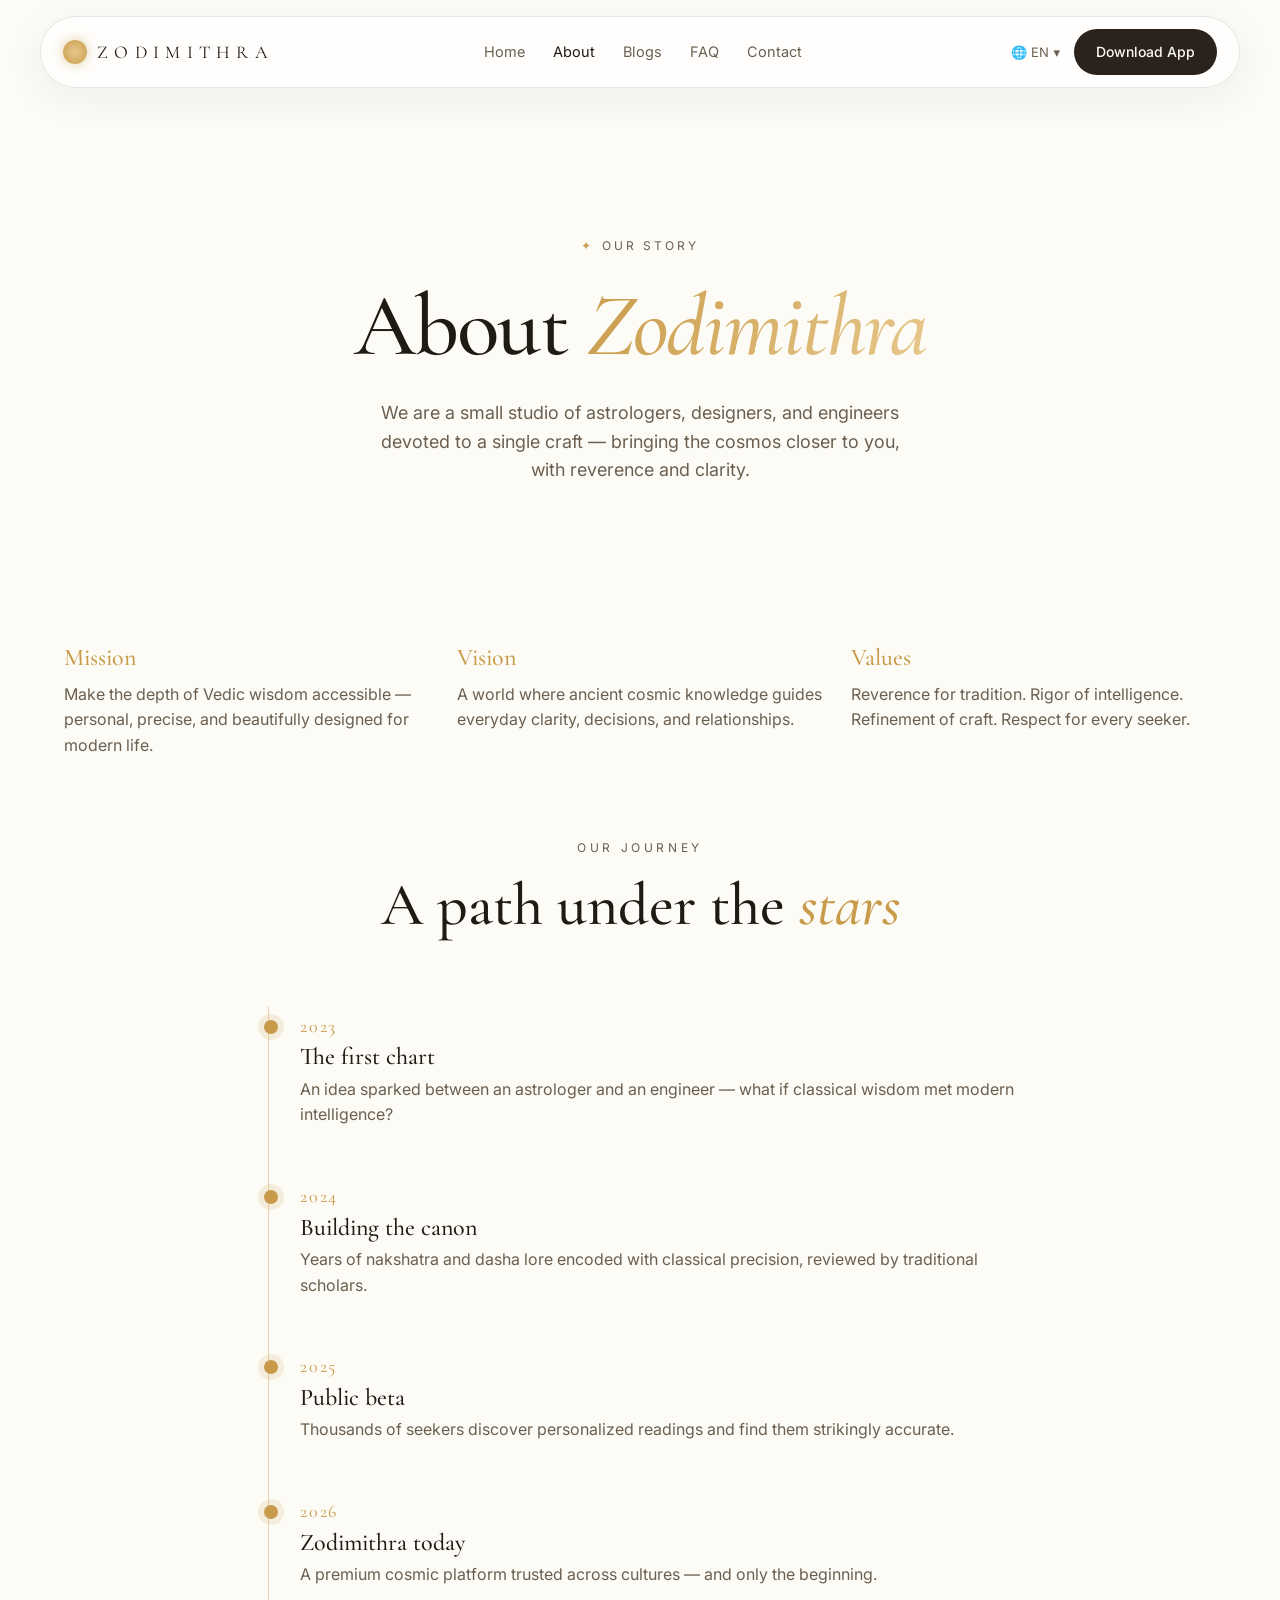
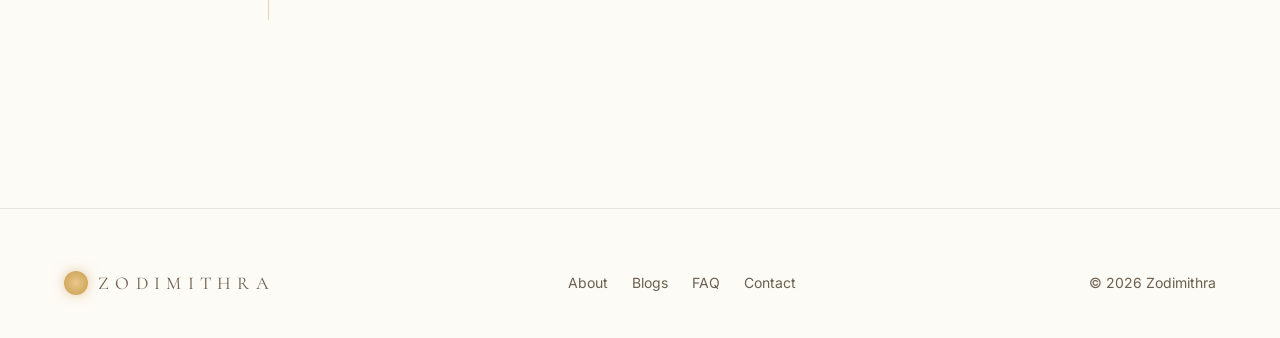
<file: about.html>
<!DOCTYPE html>
<html lang="en">
<head>
<meta charset="UTF-8"><meta name="viewport" content="width=device-width, initial-scale=1.0">
<title>About — Zodimithra</title>
<meta name="description" content="A small studio of astrologers, designers, and engineers bringing the cosmos closer with reverence and clarity.">
<link rel="preconnect" href="https://fonts.googleapis.com">
<link href="https://fonts.googleapis.com/css2?family=Cormorant+Garamond:ital,wght@0,400;0,500;0,600;1,400;1,500&family=Inter:wght@300;400;500;600&display=swap" rel="stylesheet">
<link rel="stylesheet" href="css/style.css">
</head>
<body>
<div class="aura"><span class="a1"></span><span class="a2"></span><span class="a3"></span></div>
<div class="nav-wrap"><nav class="nav">
  <a href="index.html" class="brand"><span class="dot"></span> ZODIMITHRA</a>
  <ul>
    <li><a href="index.html">Home</a></li>
    <li><a href="about.html" class="active">About</a></li>
    <li><a href="blog.html">Blogs</a></li>
    <li><a href="faq.html">FAQ</a></li>
    <li><a href="contact.html">Contact</a></li>
  </ul>
  <div class="nav-cta"><span class="lang">🌐 EN ▾</span><a class="btn btn-primary" href="download.html">Download App</a><button class="menu-btn">☰</button></div>
</nav></div>

<section class="hero" style="padding:160px 0 60px;text-align:center">
  <div class="container">
    <span class="eyebrow">Our Story</span>
    <h1>About <em>Zodimithra</em></h1>
    <p class="lede" style="margin:0 auto">We are a small studio of astrologers, designers, and engineers devoted to a single craft — bringing the cosmos closer to you, with reverence and clarity.</p>
  </div>
</section>

<section>
  <div class="container">
    <div class="values">
      <div class="value"><h3>Mission</h3><p>Make the depth of Vedic wisdom accessible — personal, precise, and beautifully designed for modern life.</p></div>
      <div class="value"><h3>Vision</h3><p>A world where ancient cosmic knowledge guides everyday clarity, decisions, and relationships.</p></div>
      <div class="value"><h3>Values</h3><p>Reverence for tradition. Rigor of intelligence. Refinement of craft. Respect for every seeker.</p></div>
    </div>

    <p class="section-eyebrow">Our Journey</p>
    <h2 class="section-title">A path under the <em>stars</em></h2>

    <div class="timeline" style="margin-top:60px">
      <div class="tl"><div class="yr">2023</div><h3>The first chart</h3><p>An idea sparked between an astrologer and an engineer — what if classical wisdom met modern intelligence?</p></div>
      <div class="tl"><div class="yr">2024</div><h3>Building the canon</h3><p>Years of nakshatra and dasha lore encoded with classical precision, reviewed by traditional scholars.</p></div>
      <div class="tl"><div class="yr">2025</div><h3>Public beta</h3><p>Thousands of seekers discover personalized readings and find them strikingly accurate.</p></div>
      <div class="tl"><div class="yr">2026</div><h3>Zodimithra today</h3><p>A premium cosmic platform trusted across cultures — and only the beginning.</p></div>
    </div>
  </div>
</section>

<footer><div class="container foot">
  <div class="brand"><span class="dot"></span> ZODIMITHRA</div>
  <ul><li><a href="about.html">About</a></li><li><a href="blog.html">Blogs</a></li><li><a href="faq.html">FAQ</a></li><li><a href="contact.html">Contact</a></li></ul>
  <p>© 2026 Zodimithra</p>
</div></footer>
<script src="js/main.js"></script>
</body></html>
</file>
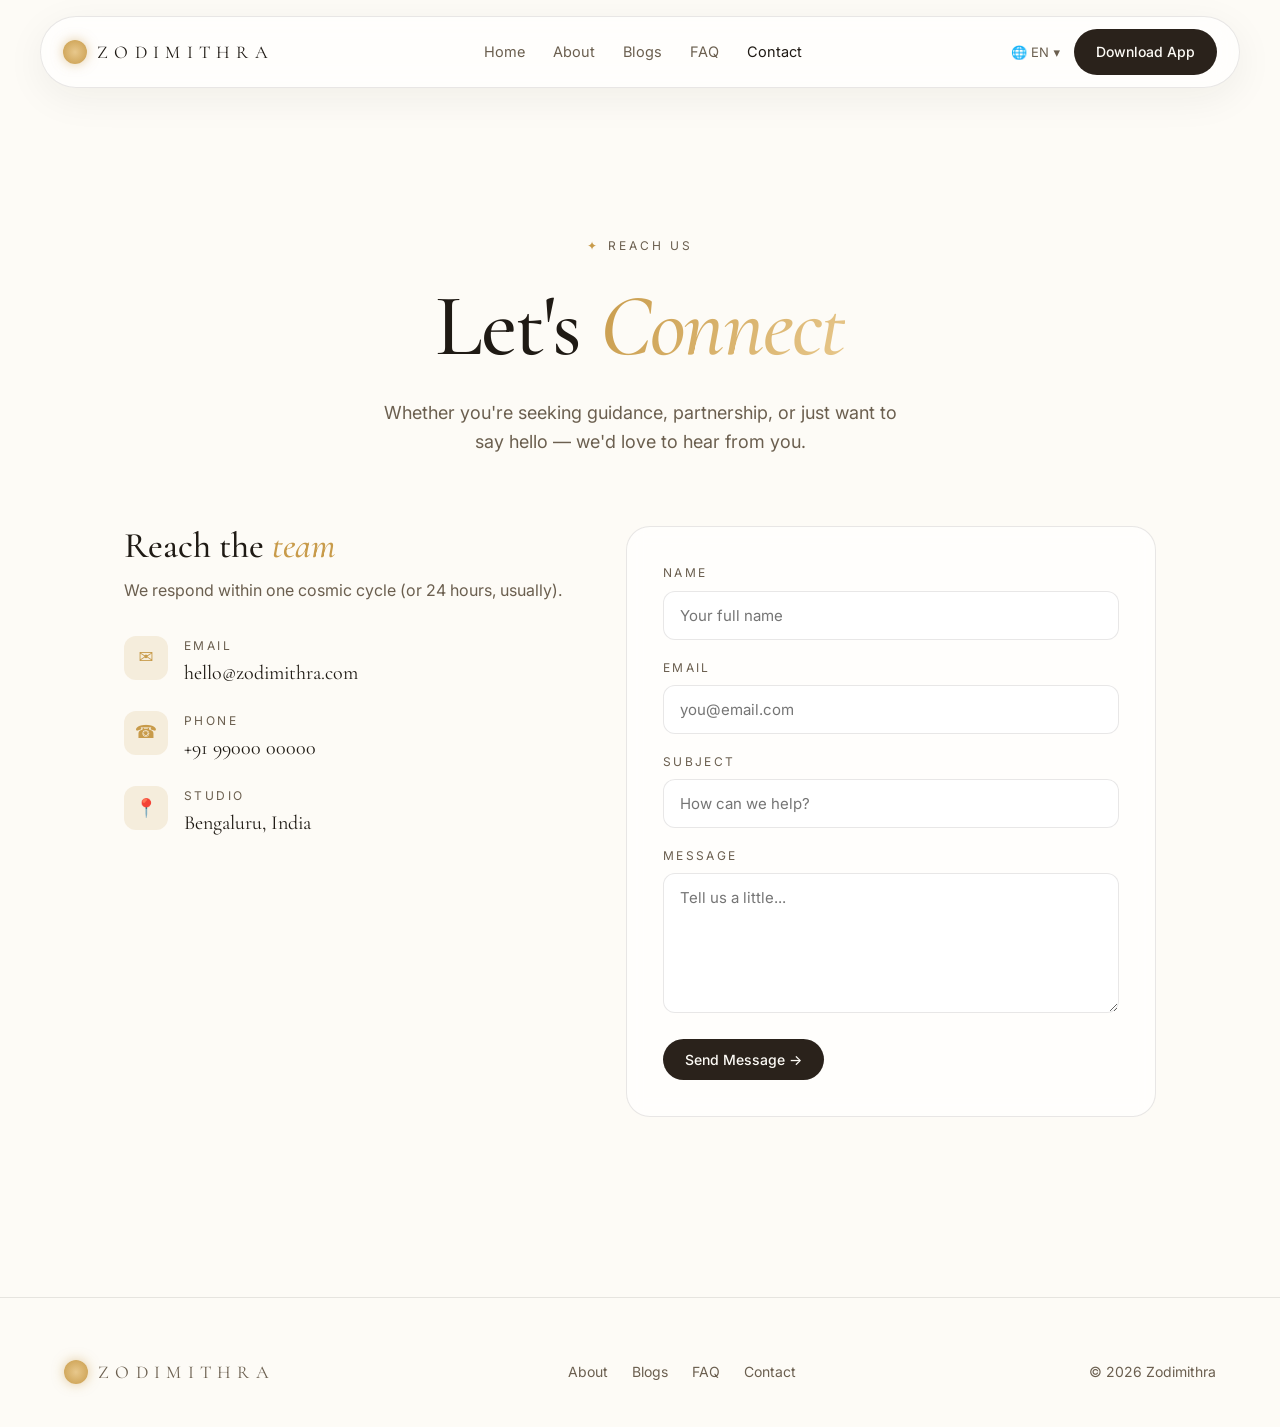
<file: contact.html>
<!DOCTYPE html>
<html lang="en">
<head>
<meta charset="UTF-8"><meta name="viewport" content="width=device-width, initial-scale=1.0">
<title>Contact — Zodimithra</title>
<meta name="description" content="Reach the Zodimithra team — guidance, partnership, or a friendly hello.">
<link rel="preconnect" href="https://fonts.googleapis.com">
<link href="https://fonts.googleapis.com/css2?family=Cormorant+Garamond:ital,wght@0,400;0,500;0,600;1,400;1,500&family=Inter:wght@300;400;500;600&display=swap" rel="stylesheet">
<link rel="stylesheet" href="css/style.css">
</head>
<body>
<div class="aura"><span class="a1"></span><span class="a2"></span><span class="a3"></span></div>
<div class="nav-wrap"><nav class="nav">
  <a href="index.html" class="brand"><span class="dot"></span> ZODIMITHRA</a>
  <ul>
    <li><a href="index.html">Home</a></li><li><a href="about.html">About</a></li>
    <li><a href="blog.html">Blogs</a></li><li><a href="faq.html">FAQ</a></li><li><a href="contact.html" class="active">Contact</a></li>
  </ul>
  <div class="nav-cta"><span class="lang">🌐 EN ▾</span><a class="btn btn-primary" href="download.html">Download App</a><button class="menu-btn">☰</button></div>
</nav></div>

<section class="hero" style="padding:160px 0 50px;text-align:center">
  <div class="container">
    <span class="eyebrow">Reach Us</span>
    <h1>Let's <em>Connect</em></h1>
    <p class="lede" style="margin:0 auto">Whether you're seeking guidance, partnership, or just want to say hello — we'd love to hear from you.</p>
  </div>
</section>

<section style="padding-top:20px">
  <div class="container contact-grid">
    <div class="contact-info">
      <h2>Reach the <em style="color:var(--gold);font-style:italic">team</em></h2>
      <p>We respond within one cosmic cycle (or 24 hours, usually).</p>
      <ul class="contact-list">
        <li><span class="ico">✉</span><div><div class="label">Email</div><div class="val">hello@zodimithra.com</div></div></li>
        <li><span class="ico">☎</span><div><div class="label">Phone</div><div class="val">+91 99000 00000</div></div></li>
        <li><span class="ico">📍</span><div><div class="label">Studio</div><div class="val">Bengaluru, India</div></div></li>
      </ul>
    </div>
    <form class="contact">
      <div class="field"><label>Name</label><input type="text" required placeholder="Your full name"></div>
      <div class="field"><label>Email</label><input type="email" required placeholder="you@email.com"></div>
      <div class="field"><label>Subject</label><input type="text" placeholder="How can we help?"></div>
      <div class="field"><label>Message</label><textarea required placeholder="Tell us a little..."></textarea></div>
      <button type="submit" class="btn btn-primary" style="align-self:flex-start">Send Message →</button>
    </form>
  </div>
</section>

<footer><div class="container foot">
  <div class="brand"><span class="dot"></span> ZODIMITHRA</div>
  <ul><li><a href="about.html">About</a></li><li><a href="blog.html">Blogs</a></li><li><a href="faq.html">FAQ</a></li><li><a href="contact.html">Contact</a></li></ul>
  <p>© 2026 Zodimithra</p>
</div></footer>
<script src="js/main.js"></script>
</body></html>
</file>
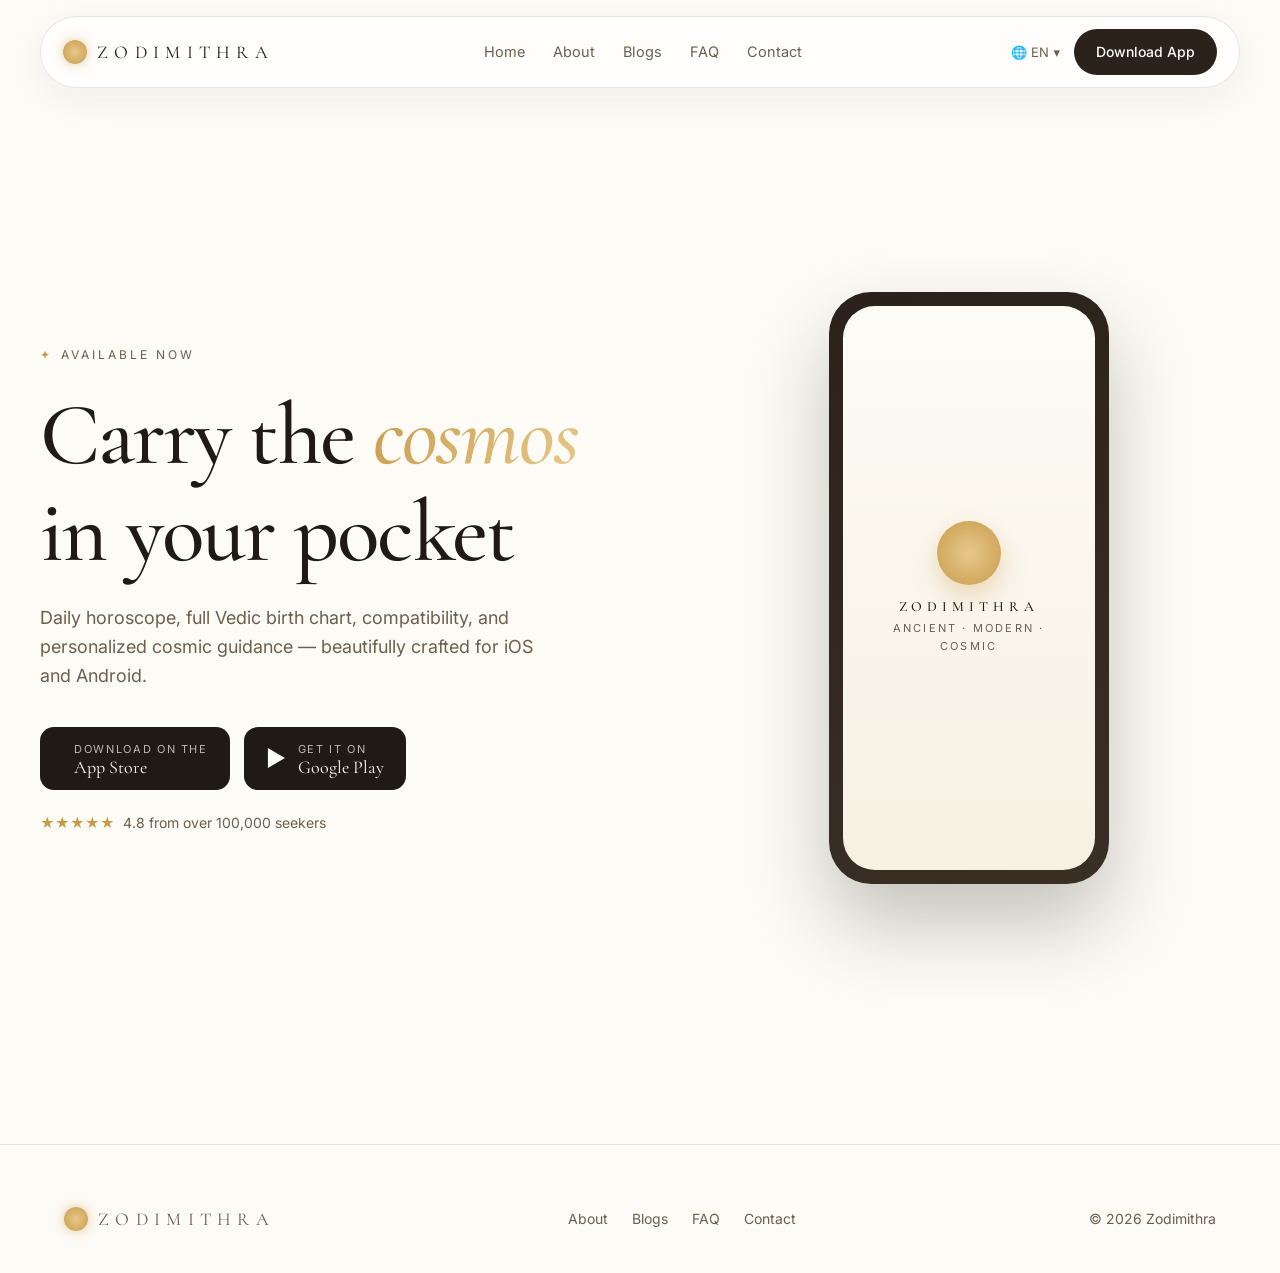
<file: download.html>
<!DOCTYPE html>
<html lang="en">
<head>
<meta charset="UTF-8"><meta name="viewport" content="width=device-width, initial-scale=1.0">
<title>Download — Zodimithra</title>
<meta name="description" content="Daily horoscope, Vedic birth chart, compatibility, and cosmic guidance — for iOS and Android.">
<link rel="preconnect" href="https://fonts.googleapis.com">
<link href="https://fonts.googleapis.com/css2?family=Cormorant+Garamond:ital,wght@0,400;0,500;0,600;1,400;1,500&family=Inter:wght@300;400;500;600&display=swap" rel="stylesheet">
<link rel="stylesheet" href="css/style.css">
</head>
<body>
<div class="aura"><span class="a1"></span><span class="a2"></span><span class="a3"></span></div>
<div class="nav-wrap"><nav class="nav">
  <a href="index.html" class="brand"><span class="dot"></span> ZODIMITHRA</a>
  <ul>
    <li><a href="index.html">Home</a></li><li><a href="about.html">About</a></li>
    <li><a href="blog.html">Blogs</a></li><li><a href="faq.html">FAQ</a></li><li><a href="contact.html">Contact</a></li>
  </ul>
  <div class="nav-cta"><span class="lang">🌐 EN ▾</span><a class="btn btn-primary" href="download.html">Download App</a><button class="menu-btn">☰</button></div>
</nav></div>

<section>
  <div class="container dl">
    <div>
      <span class="eyebrow">Available Now</span>
      <h1>Carry the <em>cosmos</em><br>in your pocket</h1>
      <p class="lede">Daily horoscope, full Vedic birth chart, compatibility, and personalized cosmic guidance — beautifully crafted for iOS and Android.</p>
      <div class="dl-actions">
        <a href="#" class="store"><span style="font-size:24px"></span><div><div class="small">Download on the</div><div class="big">App Store</div></div></a>
        <a href="#" class="store"><span style="font-size:22px">▶</span><div><div class="small">Get it on</div><div class="big">Google Play</div></div></a>
      </div>
      <div class="rating"><span class="stars">★★★★★</span> 4.8 from over 100,000 seekers</div>
    </div>
    <div>
      <div class="phone"><div class="screen">
        <div style="width:64px;height:64px;border-radius:50%;background:radial-gradient(circle,var(--gold-2),var(--gold));margin:0 auto 14px;box-shadow:0 10px 24px rgba(200,155,74,.35)"></div>
        <h4>ZODIMITHRA</h4>
        <small>Ancient · Modern · Cosmic</small>
      </div></div>
    </div>
  </div>
</section>

<footer><div class="container foot">
  <div class="brand"><span class="dot"></span> ZODIMITHRA</div>
  <ul><li><a href="about.html">About</a></li><li><a href="blog.html">Blogs</a></li><li><a href="faq.html">FAQ</a></li><li><a href="contact.html">Contact</a></li></ul>
  <p>© 2026 Zodimithra</p>
</div></footer>
<script src="js/main.js"></script>
</body></html>
</file>
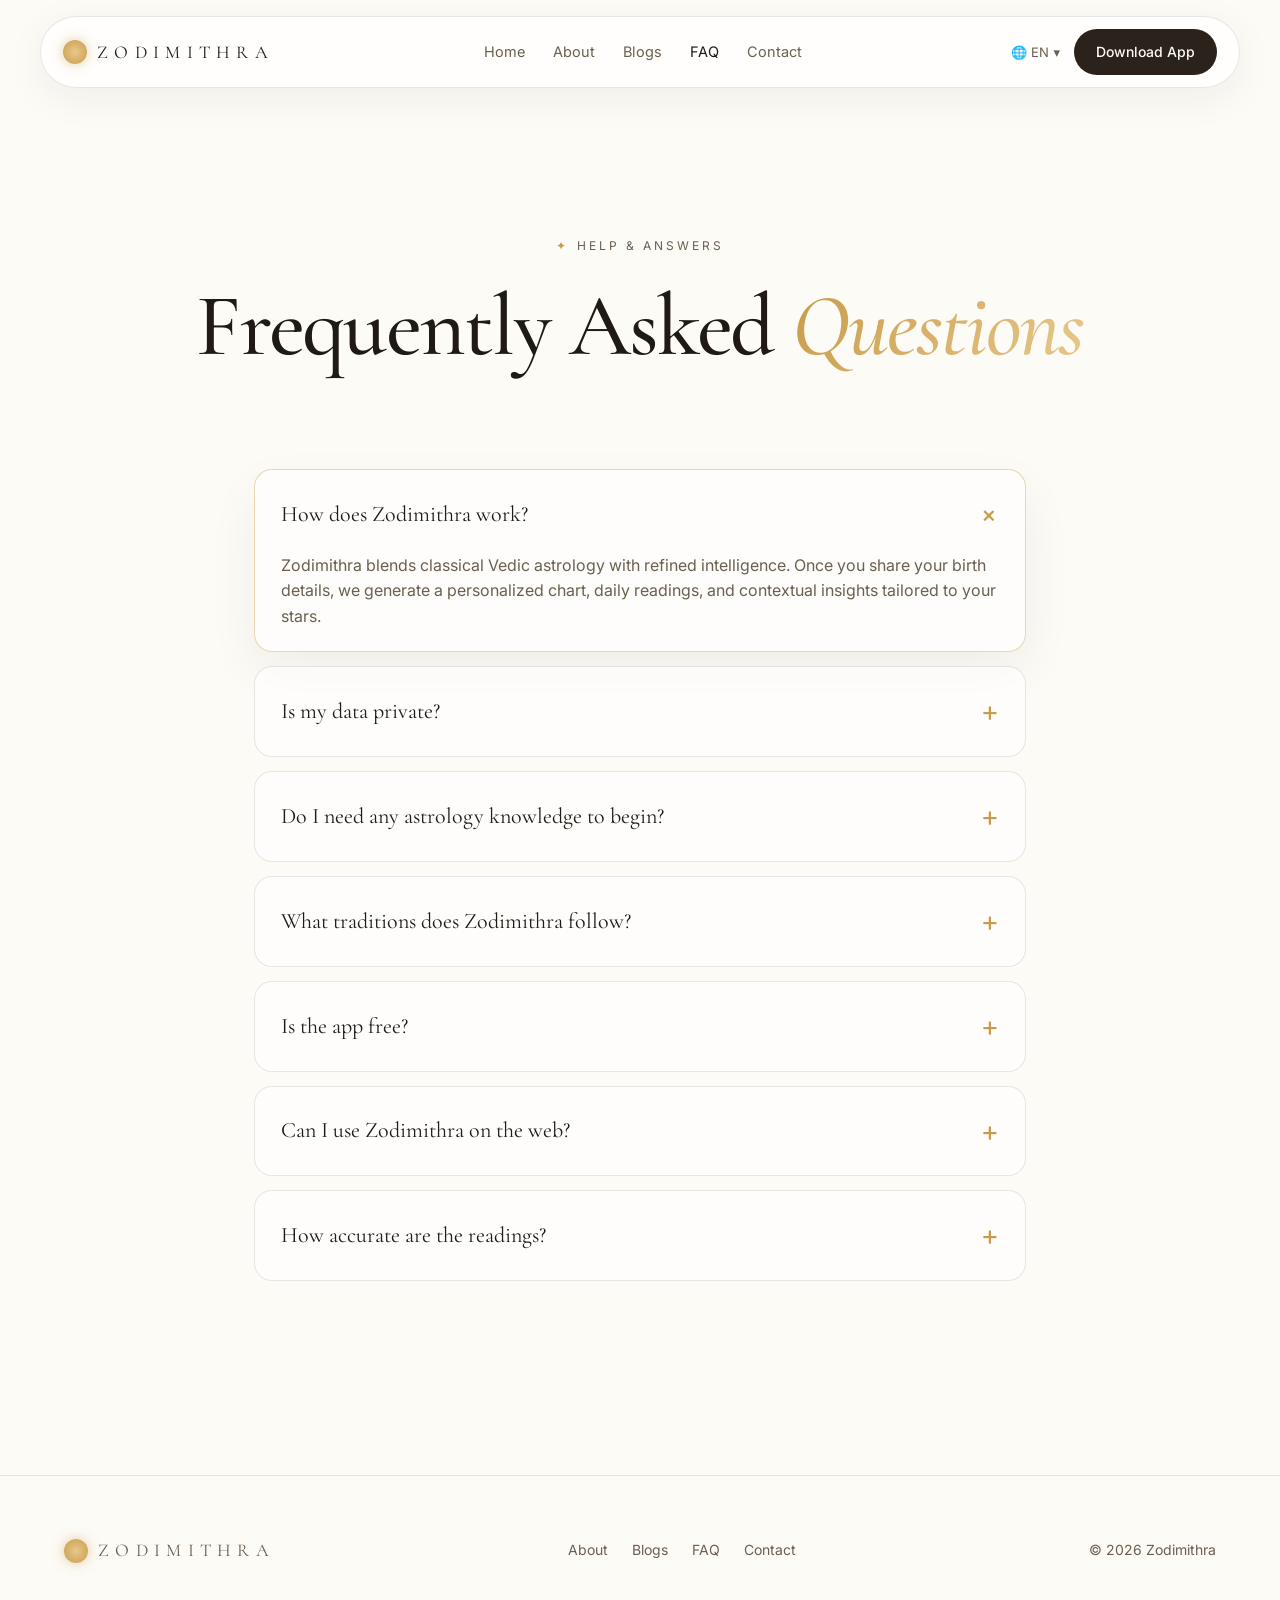
<file: faq.html>
<!DOCTYPE html>
<html lang="en">
<head>
<meta charset="UTF-8"><meta name="viewport" content="width=device-width, initial-scale=1.0">
<title>FAQ — Zodimithra</title>
<meta name="description" content="Frequently asked questions about Zodimithra, Vedic astrology, privacy, and pricing.">
<link rel="preconnect" href="https://fonts.googleapis.com">
<link href="https://fonts.googleapis.com/css2?family=Cormorant+Garamond:ital,wght@0,400;0,500;0,600;1,400;1,500&family=Inter:wght@300;400;500;600&display=swap" rel="stylesheet">
<link rel="stylesheet" href="css/style.css">
</head>
<body>
<div class="aura"><span class="a1"></span><span class="a2"></span><span class="a3"></span></div>
<div class="nav-wrap"><nav class="nav">
  <a href="index.html" class="brand"><span class="dot"></span> ZODIMITHRA</a>
  <ul>
    <li><a href="index.html">Home</a></li><li><a href="about.html">About</a></li>
    <li><a href="blog.html">Blogs</a></li><li><a href="faq.html" class="active">FAQ</a></li><li><a href="contact.html">Contact</a></li>
  </ul>
  <div class="nav-cta"><span class="lang">🌐 EN ▾</span><a class="btn btn-primary" href="download.html">Download App</a><button class="menu-btn">☰</button></div>
</nav></div>

<section class="hero" style="padding:160px 0 50px;text-align:center">
  <div class="container">
    <span class="eyebrow">Help & answers</span>
    <h1>Frequently Asked <em>Questions</em></h1>
  </div>
</section>

<section style="padding-top:20px">
  <div class="container faq">
    <details open><summary>How does Zodimithra work?</summary><p>Zodimithra blends classical Vedic astrology with refined intelligence. Once you share your birth details, we generate a personalized chart, daily readings, and contextual insights tailored to your stars.</p></details>
    <details><summary>Is my data private?</summary><p>Always. Your birth details and chart are encrypted, never sold, and used only to craft your personal experience.</p></details>
    <details><summary>Do I need any astrology knowledge to begin?</summary><p>Not at all. Zodimithra is designed for newcomers and seasoned seekers alike — readings are presented clearly, with optional depth for those who want more.</p></details>
    <details><summary>What traditions does Zodimithra follow?</summary><p>Primarily Vedic (sidereal) astrology, with attention to Nakshatra, Dasha, and classical principles. Western tools are available where useful.</p></details>
    <details><summary>Is the app free?</summary><p>The core experience is free. Premium readings — birth chart deep-dives, compatibility, muhurta — are part of a subtle, transparent subscription.</p></details>
    <details><summary>Can I use Zodimithra on the web?</summary><p>Yes. You can read insights and blogs here, while the full personalized companion lives in the mobile app.</p></details>
    <details><summary>How accurate are the readings?</summary><p>Accuracy depends on precise birth time and place. With those, our readings closely follow classical Vedic methodologies reviewed by traditional scholars.</p></details>
  </div>
</section>

<footer><div class="container foot">
  <div class="brand"><span class="dot"></span> ZODIMITHRA</div>
  <ul><li><a href="about.html">About</a></li><li><a href="blog.html">Blogs</a></li><li><a href="faq.html">FAQ</a></li><li><a href="contact.html">Contact</a></li></ul>
  <p>© 2026 Zodimithra</p>
</div></footer>
<script src="js/main.js"></script>
</body></html>
</file>
<file: css/style.css>
:root{
  --bg:#fdfbf6;
  --bg-2:#f7f1e3;
  --ink:#1f1a14;
  --muted:#6b5f4f;
  --gold:#c89b4a;
  --gold-2:#e8c88c;
  --line:rgba(31,26,20,.1);
  --serif:"Cormorant Garamond", "Playfair Display", Georgia, serif;
  --sans:"Inter", system-ui, -apple-system, Segoe UI, Roboto, sans-serif;
}
*{box-sizing:border-box;margin:0;padding:0}
html,body{background:var(--bg);color:var(--ink);font-family:var(--sans);line-height:1.6;-webkit-font-smoothing:antialiased}
img{max-width:100%;display:block}
a{color:inherit;text-decoration:none}
.container{max-width:1200px;margin:0 auto;padding:0 24px}

/* Ambient gradients */
.aura{position:fixed;inset:0;z-index:-1;overflow:hidden;pointer-events:none}
.aura span{position:absolute;border-radius:50%;filter:blur(70px);opacity:.55}
.aura .a1{top:-160px;left:-120px;width:640px;height:640px;background:radial-gradient(circle,rgba(200,155,74,.22),transparent 60%);animation:drift 18s ease-in-out infinite}
.aura .a2{top:33%;right:-160px;width:720px;height:720px;background:radial-gradient(circle,rgba(232,200,140,.22),transparent 60%);animation:drift 22s ease-in-out infinite reverse}
.aura .a3{bottom:0;left:33%;width:560px;height:560px;background:radial-gradient(circle,rgba(200,155,74,.18),transparent 60%);animation:drift 26s ease-in-out infinite}
@keyframes drift{0%,100%{transform:translate(0,0)}50%{transform:translate(40px,-30px)}}

/* Nav */
.nav-wrap{position:sticky;top:16px;z-index:50;padding:0 24px}
.nav{max-width:1200px;margin:0 auto;display:flex;align-items:center;justify-content:space-between;
  background:rgba(255,255,255,.7);backdrop-filter:blur(14px);
  border:1px solid var(--line);border-radius:999px;padding:12px 22px;
  box-shadow:0 10px 40px rgba(31,26,20,.06)}
.brand{display:flex;align-items:center;gap:10px;font-family:var(--serif);letter-spacing:.35em;font-size:18px}
.brand .dot{width:24px;height:24px;border-radius:50%;background:radial-gradient(circle,var(--gold-2),var(--gold));box-shadow:0 0 12px rgba(200,155,74,.5)}
.nav ul{display:flex;gap:28px;list-style:none}
.nav ul a{font-size:14.5px;color:var(--muted);transition:color .2s}
.nav ul a:hover, .nav ul a.active{color:var(--ink)}
.nav-cta{display:flex;align-items:center;gap:14px}
.lang{display:flex;align-items:center;gap:6px;font-size:13px;color:var(--muted)}
.btn{display:inline-flex;align-items:center;gap:10px;border:none;cursor:pointer;font-family:var(--sans);
  font-size:14px;font-weight:500;padding:12px 22px;border-radius:999px;transition:transform .2s, box-shadow .2s}
.btn-primary{background:#2a221b;color:#fdfbf6}
.btn-primary:hover{transform:translateY(-1px);box-shadow:0 12px 28px rgba(42,34,27,.25)}
.btn-ghost{background:transparent;color:var(--ink);padding:12px 4px}
.btn-ghost:hover{color:var(--gold)}
.menu-btn{display:none;background:none;border:none;cursor:pointer;font-size:22px}

/* Hero */
.hero{padding:120px 0 80px;position:relative;overflow:hidden}
.hero-grid{display:grid;grid-template-columns:1.05fr 1fr;gap:60px;align-items:center}
.eyebrow{display:inline-flex;align-items:center;gap:8px;font-size:12px;letter-spacing:.25em;text-transform:uppercase;color:var(--muted)}
.eyebrow:before{content:"✦";color:var(--gold)}
h1,h2,h3,h4{font-family:var(--serif);font-weight:500;color:var(--ink);line-height:1.1}
h1{font-size:clamp(48px,7vw,88px);margin:20px 0 24px;letter-spacing:-.02em}
h1 em{font-style:italic;background:linear-gradient(120deg,var(--gold),var(--gold-2));-webkit-background-clip:text;background-clip:text;color:transparent}
.lede{font-size:18px;color:var(--muted);max-width:520px;margin-bottom:36px}
.hero-actions{display:flex;align-items:center;gap:22px;margin-bottom:48px}
.chips{display:flex;gap:30px;flex-wrap:wrap}
.chip{display:flex;align-items:center;gap:8px;font-size:12px;letter-spacing:.2em;text-transform:uppercase;color:var(--muted)}
.chip .ico{color:var(--gold)}

/* Zodiac wheel */
.wheel{position:relative;aspect-ratio:1/1;max-width:560px;margin-left:auto}
.wheel .ring{position:absolute;inset:0;border:1px solid var(--gold);border-radius:50%;opacity:.45}
.wheel .ring.inner{inset:14%;opacity:.6}
.wheel .ring.core{inset:34%;opacity:.8;background:radial-gradient(circle,rgba(255,255,255,.9),rgba(247,241,227,.6))}
.wheel .tick{position:absolute;left:50%;top:0;width:1px;height:14px;background:var(--gold);transform-origin:50% 280px}
.wheel .sign{position:absolute;font-family:var(--serif);font-size:22px;color:var(--gold);
  width:30px;height:30px;display:flex;align-items:center;justify-content:center}
.wheel .center{position:absolute;inset:38%;border-radius:50%;background:#fff;
  display:flex;align-items:center;justify-content:center;font-family:var(--serif);letter-spacing:.3em;font-size:10px;color:var(--muted);
  box-shadow:0 20px 60px rgba(200,155,74,.18)}
.wheel .center span{background:linear-gradient(120deg,#ec4899,#a855f7,#3b82f6,#10b981,#f59e0b,#ef4444);
  -webkit-background-clip:text;background-clip:text;color:transparent;font-weight:600}

/* Sections */
section{padding:100px 0;position:relative}
.section-eyebrow{text-align:center;font-size:12px;letter-spacing:.3em;text-transform:uppercase;color:var(--muted);margin-bottom:14px}
.section-title{text-align:center;font-size:clamp(36px,5vw,60px);margin-bottom:18px}
.section-title em{font-style:italic;color:var(--gold)}
.section-sub{text-align:center;color:var(--muted);max-width:640px;margin:0 auto 60px}

/* About snippet / cards */
.cards{display:grid;grid-template-columns:repeat(3,1fr);gap:28px}
.card{background:rgba(255,255,255,.6);border:1px solid var(--line);border-radius:24px;padding:36px;
  backdrop-filter:blur(8px);transition:transform .3s, box-shadow .3s, border-color .3s}
.card:hover{transform:translateY(-4px);box-shadow:0 24px 60px rgba(31,26,20,.08);border-color:rgba(200,155,74,.4)}
.card .ico-wrap{width:54px;height:54px;border-radius:14px;display:flex;align-items:center;justify-content:center;
  background:linear-gradient(135deg,rgba(200,155,74,.18),rgba(232,200,140,.1));color:var(--gold);font-size:24px;margin-bottom:18px}
.card h3{font-size:24px;margin-bottom:10px}
.card p{color:var(--muted);font-size:15px}

/* Steps */
.steps{display:grid;grid-template-columns:repeat(4,1fr);gap:28px}
.step{text-align:center;position:relative;padding:0 8px}
.step .num{width:64px;height:64px;margin:0 auto 18px;border-radius:50%;
  background:linear-gradient(135deg,#2a221b,#3a2f25);color:var(--gold-2);
  display:flex;align-items:center;justify-content:center;font-family:var(--serif);font-size:24px;
  box-shadow:0 12px 30px rgba(42,34,27,.25)}
.step h3{font-size:22px;margin-bottom:8px}
.step p{color:var(--muted);font-size:14.5px}

/* Blogs */
.blog-grid{display:grid;grid-template-columns:1.4fr 1fr 1fr;gap:24px}
.post{display:block;border-radius:22px;overflow:hidden;background:#fff;border:1px solid var(--line);
  transition:transform .35s, box-shadow .35s}
.post:hover{transform:translateY(-4px);box-shadow:0 30px 60px rgba(31,26,20,.1)}
.post .img{aspect-ratio:16/10;overflow:hidden}
.post .img img{width:100%;height:100%;object-fit:cover;transition:transform .6s}
.post:hover .img img{transform:scale(1.05)}
.post .body{padding:24px}
.post .tag{display:inline-block;font-size:11px;letter-spacing:.25em;text-transform:uppercase;color:var(--gold);margin-bottom:10px}
.post h3{font-size:22px;line-height:1.25;margin-bottom:8px}
.post p{font-size:14.5px;color:var(--muted)}
.blog-head{display:flex;justify-content:space-between;align-items:end;margin-bottom:40px;gap:24px;flex-wrap:wrap}
.view-all{font-family:var(--serif);font-style:italic;color:var(--gold);font-size:18px;border-bottom:1px solid var(--gold);padding-bottom:2px}

/* CTA */
.cta{margin:40px auto;max-width:1100px;text-align:center;background:linear-gradient(135deg,#2a221b,#3a2f25);
  color:#fdfbf6;padding:80px 40px;border-radius:32px;position:relative;overflow:hidden}
.cta:before{content:"";position:absolute;inset:0;
  background:radial-gradient(circle at 30% 20%,rgba(232,200,140,.18),transparent 50%),
  radial-gradient(circle at 80% 80%,rgba(200,155,74,.15),transparent 50%)}
.cta > *{position:relative}
.cta .section-eyebrow{color:var(--gold-2)}
.cta h2{color:#fdfbf6;font-size:clamp(36px,5vw,56px);margin-bottom:18px}
.cta h2 em{color:var(--gold-2)}
.cta p{color:rgba(253,251,246,.75);max-width:540px;margin:0 auto 32px}

/* Footer */
footer{padding:60px 0 40px;border-top:1px solid var(--line);margin-top:80px}
.foot{display:flex;justify-content:space-between;align-items:center;flex-wrap:wrap;gap:20px;color:var(--muted);font-size:14px}
.foot ul{display:flex;gap:24px;list-style:none}

/* About / timeline */
.values{display:grid;grid-template-columns:repeat(3,1fr);gap:28px;margin-bottom:80px}
.value h3{font-size:24px;margin-bottom:10px;color:var(--gold)}
.value p{color:var(--muted)}
.timeline{position:relative;max-width:760px;margin:0 auto;padding-left:40px}
.timeline:before{content:"";position:absolute;left:8px;top:8px;bottom:8px;width:1px;background:var(--gold);opacity:.4}
.tl{position:relative;padding:14px 0 40px}
.tl:before{content:"";position:absolute;left:-36px;top:22px;width:14px;height:14px;border-radius:50%;
  background:var(--gold);box-shadow:0 0 0 6px rgba(200,155,74,.15)}
.tl .yr{font-family:var(--serif);font-size:18px;color:var(--gold);letter-spacing:.1em;margin-bottom:4px}
.tl h3{font-size:24px;margin-bottom:6px}
.tl p{color:var(--muted)}

/* Blog page filters */
.filters{display:flex;justify-content:center;gap:8px;margin-bottom:50px;flex-wrap:wrap}
.filter{padding:8px 18px;border-radius:999px;border:1px solid var(--line);background:transparent;cursor:pointer;
  font-size:13px;color:var(--muted);transition:.2s;font-family:var(--sans)}
.filter.active, .filter:hover{background:#2a221b;color:#fdfbf6;border-color:#2a221b}
.posts{display:grid;grid-template-columns:repeat(3,1fr);gap:28px}

/* FAQ */
.faq{max-width:820px;margin:0 auto}
details{background:rgba(255,255,255,.6);border:1px solid var(--line);border-radius:18px;padding:22px 26px;margin-bottom:14px;
  transition:.25s}
details[open]{border-color:rgba(200,155,74,.4);box-shadow:0 20px 50px rgba(31,26,20,.06)}
summary{font-family:var(--serif);font-size:22px;cursor:pointer;list-style:none;display:flex;justify-content:space-between;align-items:center;gap:24px}
summary::-webkit-details-marker{display:none}
summary:after{content:"+";color:var(--gold);font-size:28px;transition:transform .25s;font-family:var(--sans)}
details[open] summary:after{transform:rotate(45deg)}
details p{padding-top:16px;color:var(--muted)}

/* Contact */
.contact-grid{display:grid;grid-template-columns:1fr 1.2fr;gap:60px;max-width:1080px;margin:0 auto}
.contact-info h2{font-size:36px;margin-bottom:12px}
.contact-info > p{color:var(--muted);margin-bottom:32px}
.contact-list{list-style:none;display:flex;flex-direction:column;gap:22px}
.contact-list li{display:flex;gap:16px;align-items:flex-start}
.contact-list .ico{width:44px;height:44px;border-radius:12px;background:rgba(200,155,74,.15);color:var(--gold);
  display:flex;align-items:center;justify-content:center;flex-shrink:0;font-size:18px}
.contact-list .label{font-size:12px;letter-spacing:.2em;text-transform:uppercase;color:var(--muted);margin-bottom:2px}
.contact-list .val{font-family:var(--serif);font-size:20px}
form.contact{background:rgba(255,255,255,.7);padding:36px;border-radius:24px;border:1px solid var(--line);
  display:flex;flex-direction:column;gap:18px;backdrop-filter:blur(8px)}
.field label{display:block;font-size:12px;letter-spacing:.2em;text-transform:uppercase;color:var(--muted);margin-bottom:8px}
.field input, .field textarea{width:100%;border:1px solid var(--line);background:#fff;border-radius:12px;
  padding:14px 16px;font-family:var(--sans);font-size:15px;color:var(--ink);transition:border-color .2s, box-shadow .2s}
.field textarea{min-height:140px;resize:vertical}
.field input:focus, .field textarea:focus{outline:none;border-color:var(--gold);box-shadow:0 0 0 4px rgba(200,155,74,.12)}

/* Download */
.dl{display:grid;grid-template-columns:1.1fr 1fr;align-items:center;gap:60px;padding:120px 0 80px}
.dl-actions{display:flex;gap:14px;flex-wrap:wrap;margin:30px 0 22px}
.store{display:inline-flex;align-items:center;gap:12px;background:#1f1a14;color:#fdfbf6;
  padding:14px 22px;border-radius:14px;transition:.2s}
.store:hover{transform:translateY(-2px);box-shadow:0 14px 30px rgba(31,26,20,.25)}
.store .big{font-family:var(--serif);font-size:18px;line-height:1}
.store .small{font-size:11px;letter-spacing:.15em;text-transform:uppercase;opacity:.7}
.rating{display:flex;align-items:center;gap:8px;color:var(--muted);font-size:14px}
.rating .stars{color:var(--gold)}
.phone{margin:0 auto;width:280px;aspect-ratio:9/19;border-radius:42px;
  background:linear-gradient(160deg,#2a221b,#3a2f25);padding:14px;
  box-shadow:0 40px 80px rgba(31,26,20,.25)}
.phone .screen{width:100%;height:100%;border-radius:32px;background:linear-gradient(180deg,#fdfbf6,#f7f1e3);
  display:flex;flex-direction:column;align-items:center;justify-content:center;text-align:center;padding:30px}
.phone .screen img{width:64px;margin-bottom:14px;opacity:.85}
.phone .screen h4{font-family:var(--serif);letter-spacing:.35em;font-size:14px}
.phone .screen small{color:var(--muted);font-size:11px;letter-spacing:.2em;text-transform:uppercase;margin-top:6px}

/* Responsive */
@media (max-width: 900px){
  .nav ul{display:none}
  .menu-btn{display:block}
  .hero{padding:80px 0 40px}
  .hero-grid, .contact-grid, .dl{grid-template-columns:1fr;gap:40px}
  .wheel{max-width:400px;margin:0 auto}
  .cards, .steps, .blog-grid, .posts, .values{grid-template-columns:1fr}
  .nav-cta .btn{padding:10px 16px;font-size:13px}
  section{padding:70px 0}
}
@media (max-width:600px){
  .lang{display:none}
}
</file>
